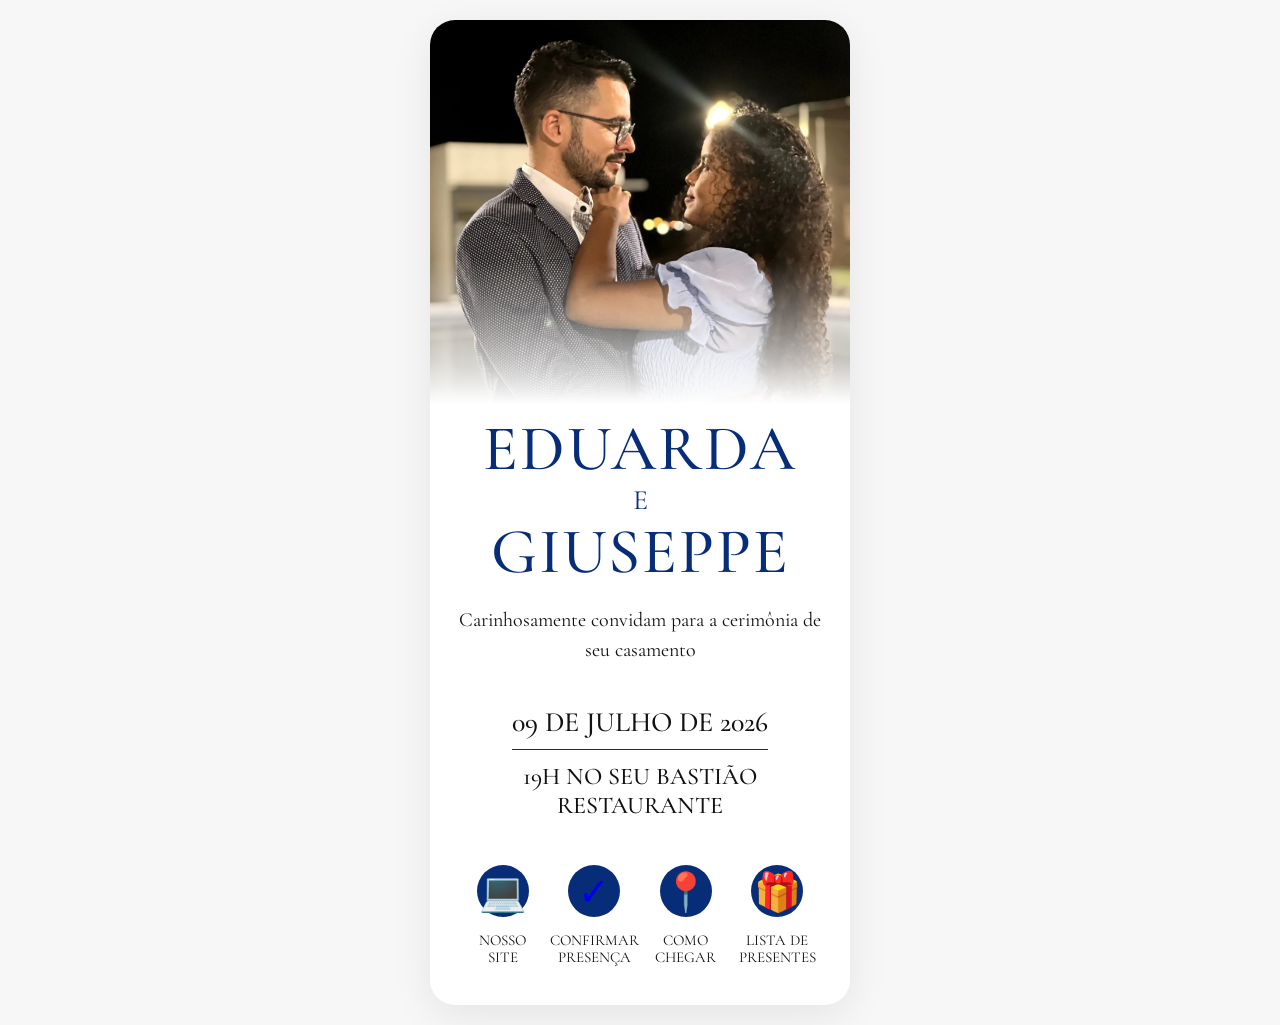
<file: index.html>
<!DOCTYPE html>
<html lang="pt-BR">

<head>
    <meta charset="UTF-8" />
    <meta name="viewport" content="width=device-width, initial-scale=1.0" />
    <title>Eduarda & Giuseppe</title>

    <!-- Google Fonts -->
    <link rel="preconnect" href="https://fonts.googleapis.com">
    <link rel="preconnect" href="https://fonts.gstatic.com" crossorigin>

    <link
        href="https://fonts.googleapis.com/css2?family=Cormorant+Garamond:wght@300;400;500;600&family=Poppins:wght@300;400;500&display=swap"
        rel="stylesheet">
    <link rel="stylesheet" href="style.css">


</head>

<body>

    <div class="convite">

        <!-- FOTO -->
        <div class="topo">
            <div class="fade"></div>
        </div>

      

        <!-- CONTEÚDO -->
        <div class="conteudo">

            <div class="nomes">
                <h1>EDUARDA</h1>

                <div class="e">E</div>

                <h1>GIUSEPPE</h1>
            </div>

            <div class="texto">
                Carinhosamente convidam para
                a cerimônia de seu casamento
            </div>

            <div class="data">
                <h2>09 DE JULHO DE 2026</h2>

                <p>19H NO SEU BASTIÃO RESTAURANTE</p>
            </div>

            <div class="botoes">
                 <div class="item">
                    <div class="icone"><a href="https://noivos.casar.com/giuseppe-e-eduarda?preview_as_guest=1&_ref_=/one-page/_start" target="_blank">💻</a></div>

                    <span >
                        NOSSO<br>
                        SITE
                    </span>
                </div>
                <div class="item">
                    <div class="icone"><a href="https://noivos.casar.com/giuseppe-e-eduarda?preview_as_guest=1&_ref_=/one-page/_start#/rsvp" target="_blank">✓</a></div>

                    <span>
                        CONFIRMAR<br>
                        PRESENÇA
                    </span>
                </div>

                <div class="item">
                    <div class="icone"><a href="https://maps.app.goo.gl/hG1q4Khqyvr5uvPS8" target="_blank">📍</a></div>

                    <span>
                        COMO<br>
                        CHEGAR
                    </span>
                </div>

                <div class="item">
                    <div class="icone"><a href="presentes.html">🎁</a></div>

                    <span>
                        LISTA DE <br>
                        PRESENTES
                    </span>
                </div>

            </div>

        </div>

    </div>

</body>

</html>
</file>
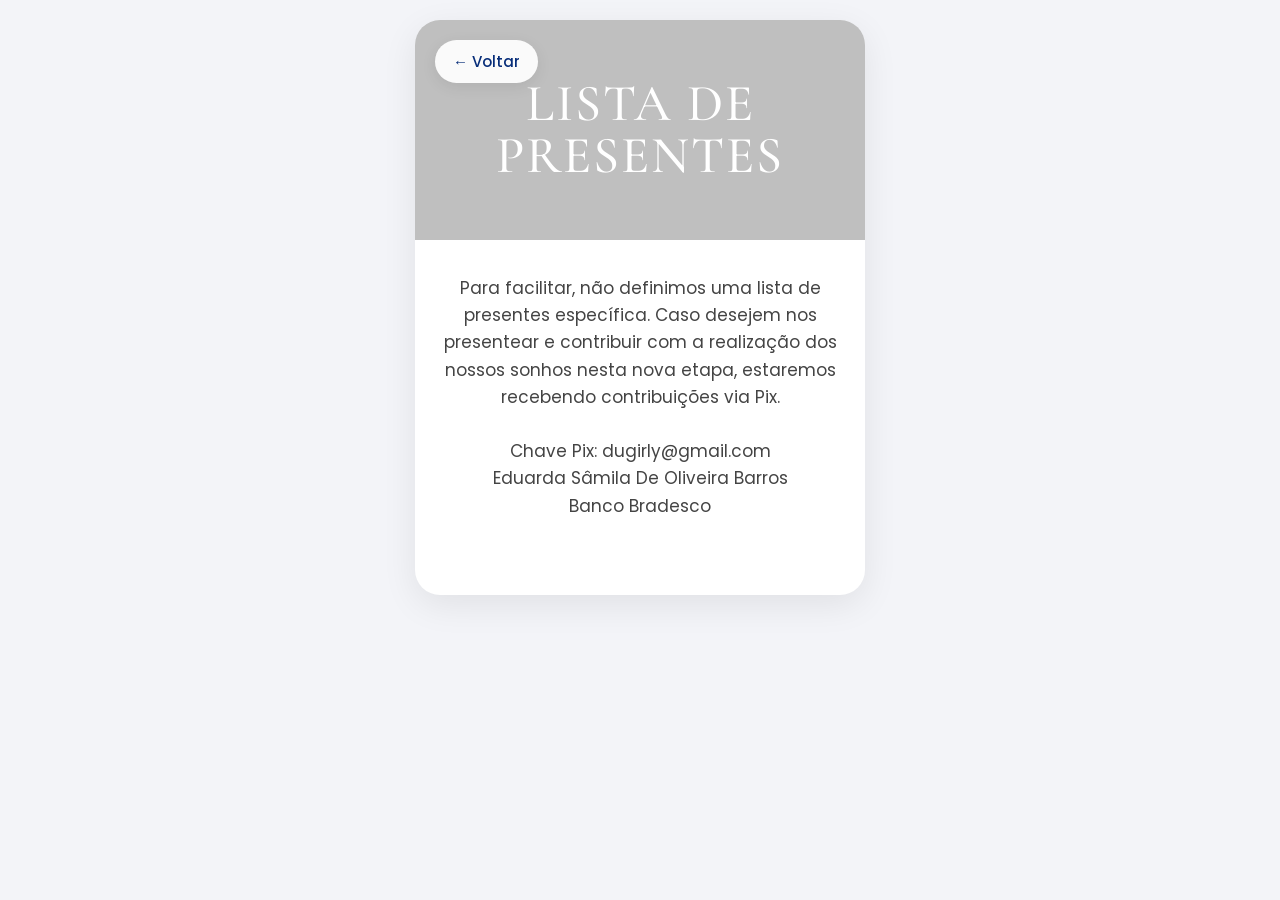
<file: presentes.html>
<!DOCTYPE html>
<html lang="pt-BR">

<head>
    <meta charset="UTF-8" />
    <meta name="viewport" content="width=device-width, initial-scale=1.0" />

    <title>Lista de Presentes</title>

    <!-- FONTES -->
    <link rel="preconnect" href="https://fonts.googleapis.com">
    <link rel="preconnect" href="https://fonts.gstatic.com" crossorigin>

    <link
        href="https://fonts.googleapis.com/css2?family=Cormorant+Garamond:wght@300;400;500;600&family=Poppins:wght@300;400;500&display=swap"
        rel="stylesheet">

    <style>
        * {
            margin: 0;
            padding: 0;
            box-sizing: border-box;
        }

        body {
            background: #f3f4f8;
            font-family: 'Poppins', sans-serif;
            display: flex;
            justify-content: center;
            padding: 20px;
            color: #222;
        }

        .container {
            width: 100%;
            max-width: 450px;
            background: white;
            border-radius: 25px;
            overflow: hidden;
            position: relative;
            box-shadow: 0 10px 35px rgba(0, 0, 0, 0.08);
        }

        /* TOPO */

        .topo {
            height: 220px;
            background:
                linear-gradient(rgba(0, 0, 0, 0.25), rgba(0, 0, 0, 0.25)),
                url('https://images.unsplash.com/photo-1519741497674-611481863552?q=80&w=1200&auto=format&fit=crop') center/cover;
            display: flex;
            align-items: center;
            justify-content: center;
            text-align: center;
            padding: 20px;
        }

        .topo h1 {
            color: white;
            font-family: 'Cormorant Garamond', serif;
            font-size: 52px;
            font-weight: 500;
            line-height: 1;
            letter-spacing: 2px;
        }

        .conteudo {
            padding: 35px 22px 40px;
        }

        .texto {
            text-align: center;
            font-size: 17px;
            line-height: 1.6;
            margin-bottom: 35px;
            color: #444;
        }

        .texto strong {
            color: #072d79;
        }

        /* LISTA */

        .lista {
            display: flex;
            flex-direction: column;
            gap: 22px;
        }

        .presente {
            background: #fff;
            border-radius: 20px;
            overflow: hidden;
            border: 1px solid #e8e8e8;
            box-shadow: 0 5px 18px rgba(0, 0, 0, 0.04);
        }

        /* ESPAÇO DA FOTO */

        .foto {
            width: 100%;
            height: 220px;
            background: #eef1f7;
            display: flex;
            align-items: center;
            justify-content: center;
            color: #8d97aa;
            font-size: 18px;
            text-align: center;
            padding: 20px;
        }

        .info {
            padding: 22px;
            text-align: center;
        }

        .info h2 {
            font-family: 'Cormorant Garamond', serif;
            color: #072d79;
            font-size: 34px;
            font-weight: 500;
            margin-bottom: 10px;
        }

        .info p {
            font-size: 15px;
            color: #666;
            margin-bottom: 18px;
            line-height: 1.5;
        }

        .btn {
            display: inline-block;
            background: #072d79;
            color: white;
            text-decoration: none;
            padding: 14px 28px;
            border-radius: 50px;
            transition: 0.3s;
            font-size: 15px;
        }

        .btn:hover {
            transform: scale(1.05);
        }

        .voltar {
            position: absolute;
            top: 20px;
            left: 20px;
            background: rgba(255, 255, 255, 0.92);
            color: #072d79;
            text-decoration: none;
            padding: 10px 18px;
            border-radius: 50px;
            font-size: 15px;
            font-weight: 500;
            backdrop-filter: blur(6px);
            box-shadow: 0 4px 15px rgba(0, 0, 0, 0.08);
            transition: 0.3s;
            z-index: 10;
        }

        .voltar:hover {
            transform: translateX(-3px);
            background: white;
        }

        /* OBSERVAÇÃO */

        .observacao {
            margin-top: 40px;
            background: #f6f8fd;
            border-left: 4px solid #072d79;
            padding: 18px;
            border-radius: 12px;
            font-size: 15px;
            line-height: 1.6;
            color: #444;
        }

        .observacao strong {
            color: #072d79;
        }

        @media(max-width:480px) {

            .topo h1 {
                font-size: 44px;
            }

            .info h2 {
                font-size: 30px;
            }

            .foto {
                height: 190px;
            }

        }
    </style>
</head>

<body>

    <div class="container">
        <!-- BOTÃO VOLTAR -->
        <a href="index.html" class="voltar">
            ← Voltar
        </a>
        <!-- TOPO -->
        <div class="topo">
            <h1>
                LISTA DE<br>
                PRESENTES
            </h1>
        </div>

        <!-- CONTEÚDO -->
        <div class="conteudo">

            <div class="texto">
            <p>Para facilitar, não definimos uma lista de  presentes específica. Caso desejem nos presentear e contribuir com a realização dos nossos sonhos nesta nova etapa, estaremos recebendo contribuições via Pix.</p> <br>
            <p>Chave Pix: dugirly@gmail.com <br> Eduarda Sâmila De Oliveira Barros <br> Banco Bradesco</p>

            </div>


</body>

</html>
</file>
<file: style.css>
*{
      margin:0;
      padding:0;
      box-sizing:border-box;
    }

    body{
      background:#f7f7f7;
      font-family:'Poppins', sans-serif;
      display:flex;
      justify-content:center;
      padding:20px;
      color:#111;
    }

    .convite{
      width:100%;
      max-width:420px;
      background:white;
      border-radius:25px;
      overflow:hidden;
      position:relative;
      box-shadow:0 10px 40px rgba(0,0,0,0.08);
    }

    .topo{
      width:100%;
      height:420px;
      background:url(imagens/casal.jpg) center/cover;
      position:relative;
    }

    .fade{
      position:absolute;
      bottom:0;
      left:0;
      width:100%;
      height:180px;
      background:linear-gradient(to top, white 20%, transparent);
    }

    .conteudo{
      padding:20px 28px 40px;
      text-align:center;
      position:relative;
    }

    .nomes{
      font-family:'Cormorant Garamond', serif;
      color:#072d79;
      line-height:0.9;
      margin-top:-40px;
      position:relative;
      z-index:2;
    }

    .nomes h1{
      font-size:64px;
      font-weight:500;
      letter-spacing:2px;
    }

    .e{
      font-size:28px;
      margin:10px 0;
    }

    .texto{
      margin-top:25px;
      font-size:20px;
      line-height:1.5;
      font-family:'Cormorant Garamond', serif;
    }

    .data{
      margin-top:40px;
      font-family:'Cormorant Garamond', serif;
    }

    .data h2{
      font-size:28px;
      font-weight:500;
      border-bottom:1px solid #0d2f74;
      display:inline-block;
      padding-bottom:10px;
      margin-bottom:12px;
    }

    .data p{
      font-size:24px;
      font-weight:500;
    }

    .botoes{
      margin-top:45px;
      display:flex;
      justify-content:space-between;
      gap:2px;
    }

    .item{
      flex:1;
      text-align:center;
    }
    a{
      text-decoration: none;
    }
    a:visited{
      color:inherit;
    }
    .icone{
      width:52px;
      height:52px;
      margin:auto;
      background:#072d79;
      border-radius:50%;
      display:flex;
      align-items:center;
      justify-content:center;
      font-size:38px;
      color:white;
      margin-bottom:15px;
      transition:0.3s;
      cursor:pointer;

    }

    .icone:hover{
      transform:scale(1.08);
    }

    .item span{
      font-family:'Cormorant Garamond', serif;
      font-size:15px;
      line-height:1.1;
      display:block;
    }

    /* Flores decorativas */

    .flor-esq,
    .flor-dir{
      position:absolute;
      width:140px;
      opacity:0.9;
      z-index:1;
    }

    .flor-esq{
      left:-35px;
      bottom:230px;
      transform:rotate(-8deg);
    }

    .flor-dir{
      right:-35px;
      bottom:170px;
      transform:rotate(10deg);
    }

    @media(max-width:480px){

      .topo{
        height:360px;
      }

      .nomes h1{
        font-size:52px;
      }

      .texto{
        font-size:18px;
      }

      .data h2{
        font-size:24px;
      }

      .data p{
        font-size:21px;
      }

      .icone{
        width:45px;
        height:45px;
        font-size:30px;
      }

      .item span{
        font-size:12px;
      }

    }
</file>
